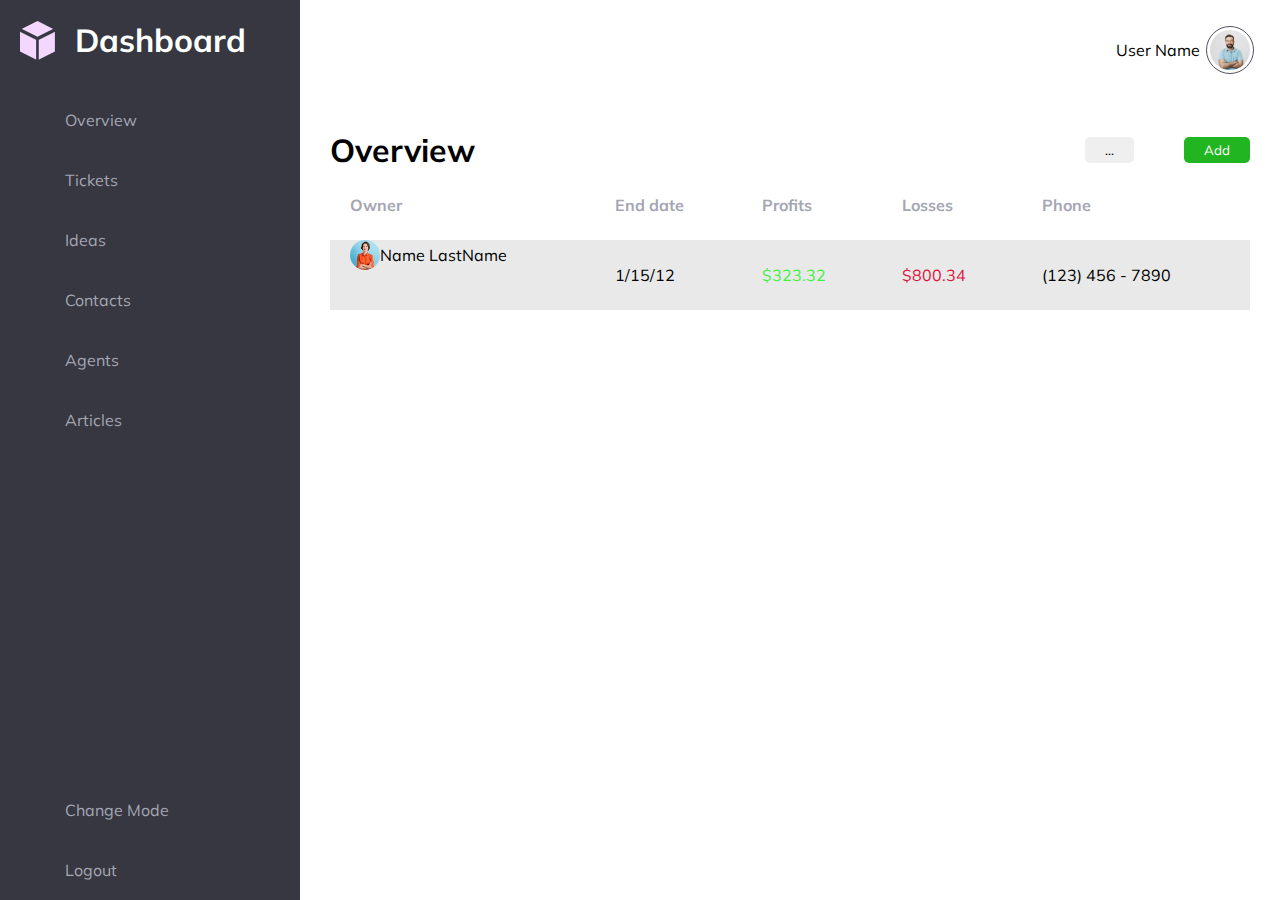
<file: index.html>
<!DOCTYPE html>
<html lang="en">

<head>
    <meta charset="UTF-8">
    <meta name="viewport" content="width=device-width, initial-scale=1.0">
    <title>Document</title>
    <link rel="stylesheet" href="https://cdnjs.cloudflare.com/ajax/libs/font-awesome/6.6.0/css/all.min.css"
        integrity="sha512-Kc323vGBEqzTmouAECnVceyQqyqdsSiqLQISBL29aUW4U/M7pSPA/gEUZQqv1cwx4OnYxTxve5UMg5GT6L4JJg=="
        crossorigin="anonymous" referrerpolicy="no-referrer" />
    <link rel="preconnect" href="https://fonts.googleapis.com">
    <link rel="preconnect" href="https://fonts.gstatic.com" crossorigin>
    <link href="https://fonts.googleapis.com/css2?family=Mulish:ital,wght@0,200..1000;1,200..1000&display=swap"
        rel="stylesheet">
    <link rel="stylesheet" href="style.css">
</head>

<body>
    <nav>
        <div class="nav-top">
            <div class="nav-logo">
                <img src="./images/logo.png" alt="">
                <h1>Dashboard</h1>
            </div>
            <ul class="nav-links">
                <a href="#">
                    <li><i class="fa-solid fa-chart-simple"></i>Overview</li>
                </a>
                <a href="#">
                    <li><i class="fa-solid fa-ticket"></i>Tickets</li>
                </a>
                <a href="#">
                    <li><i class="fa-solid fa-lightbulb"></i>Ideas</li>
                </a>
                <a href="#">
                    <li><i class="fa-solid fa-users"></i>Contacts</li>
                </a>
                <a href="#">
                    <li><i class="fa-solid fa-user"></i>Agents</li>
                </a>
                <a href="#">
                    <li><i class="fa-solid fa-newspaper"></i>Articles</li>
                </a>
            </ul>
        </div>
        <ul class="nav-bottom">
            <a href="#">
                <li><i class="fa-solid fa-circle-half-stroke"></i>Change Mode</li>
            </a>
            <a href="#">
                <li><i class="fa-solid fa-right-from-bracket"></i>Logout</li>
            </a>
        </ul>
    </nav>
    <main>
        <header>
            <div>
                <i class="fa-solid fa-bars"></i>
            </div>
            <div class="user">
                <p>User Name</p>
                <img src="[data-uri]"
                    alt="">
            </div>
        </header>
        <div class="main-body">
            <div class="main-main-header">
                <div>
                    <h1>Overview</h1>
                </div>
                <div class="main-main-header-right">
                    <button>...</button>
                    <button>Add</button>
                </div>
            </div>
            <div class="customes-table">
                <table>
                    <tr>
                        <th>Owner</th>
                        <th>End date</th>
                        <th>Profits</th>
                        <th>Losses</th>
                        <th>Phone</th>
                    </tr>
                    <tr>
                        <td style="display: flex;align-items: center;">
                            <img src="[data-uri]" alt="">
                            Name LastName
                        </td>
                        <td>
                            1/15/12
                        </td>
                        <td>
                            $323.32
                        </td>
                        <td>
                            $800.34
                        </td>
                        <td>
                            (123) 456 - 7890
                        </td>
                    </tr>
                </table>
            </div>
        </div>
    </main>
</body>

</html>
</file>
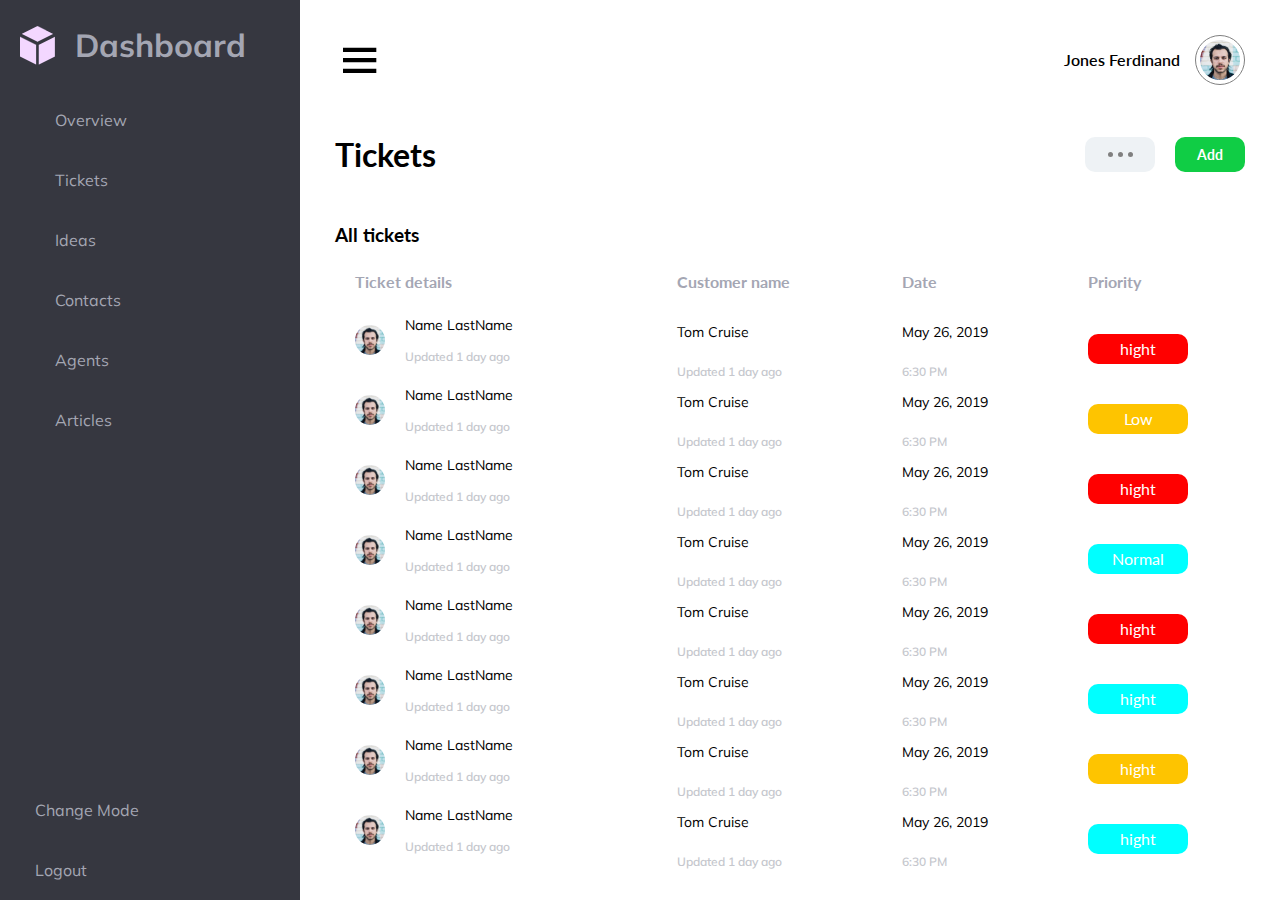
<file: page2.html>
<!DOCTYPE html>
<html lang="en">

<head>
    <meta charset="UTF-8">
    <meta name="viewport" content="width=device-width, initial-scale=1.0">
    <title>Page-2</title>
    <link rel="stylesheet" href="./page-2.css">
    <link rel="stylesheet" href="https://cdnjs.cloudflare.com/ajax/libs/font-awesome/6.6.0/css/all.min.css"
        integrity="sha512-Kc323vGBEqzTmouAECnVceyQqyqdsSiqLQISBL29aUW4U/M7pSPA/gEUZQqv1cwx4OnYxTxve5UMg5GT6L4JJg=="
        crossorigin="anonymous" referrerpolicy="no-referrer" />
    <link rel="stylesheet" href="https://cdn.jsdelivr.net/npm/boxicons@latest/css/boxicons.min.css">

</head>

<body>
    <div class="container">
        <nav>
            <div class="logo">
                <img src="./images/logo.png" alt="">
                <h1>Dashboard</h1>
            </div>

            <div class="h_and_b">
                <ul class="nav_header">
                    <a href="#">
                        <li><i class="fa-solid fa-chart-simple"></i>Overview</li>
                    </a>
                    <a href="#">
                        <li><i class="fa-solid fa-ticket"></i>Tickets</li>
                    </a>
                    <a href="#">
                        <li><i class="fa-solid fa-lightbulb"></i>Ideas</li>
                    </a>
                    <a href="#">
                        <li><i class="fa-solid fa-users"></i>Contacts</li>
                    </a>
                    <a href="#">
                        <li><i class="fa-solid fa-user"></i>Agents</li>
                    </a>
                    <a href="#">
                        <li><i class="fa-solid fa-newspaper"></i>Articles</li>
                    </a>
                </ul>
                <ul class="nav_bottom">
                    <a href="#">
                        <li><i class="fa-solid fa-circle-half-stroke"></i>Change Mode</li>
                    </a>
                    <a href="#">
                        <li><i class="fa-solid fa-right-from-bracket"></i>Logout</li>
                    </a>
                </ul>
            </div>

        </nav>
        <main>
            <div class="main_head">
                <i class='bx bx-menu'></i>
                <div class="accaunt">
                    <p>Jones Ferdinand</p>
                    <div class="accaunt_img">
                        <img src="./images/m header.png" alt="">

                    </div>
                </div>
            </div>
            <div class="main_ticket">
                <h1>Tickets</h1>
                <div class="add">
                    <button>
                        <div></div>
                        <div></div>
                        <div></div>
                    </button>

                    <button>Add</button>
                </div>

            </div>
            <div class="allticket">
                <h3>All tickets</h3>
       
                <table>
                    <tr>
                        <th>Ticket details</th>
                        <th>Customer name</th>
                        <th>Date</th>
                        <th>Priority</th>

                    </tr>
                    <tr>
                        <td style="display: flex; align-items: center; gap: 20px;">
                            <img src="./images/m header.png" alt="">


                            <b>
                                <p> Name LastName </p><br> Updated 1 day ago
                            </b>
                            <br>
                        </td>
                        <td>
                            <b>
                                <p>Tom Cruise</p><br> Updated 1 day ago
                            </b>

                        </td>
                        <td>
                            <b>
                                <p> May 26, 2019</p><br> 6:30 PM
                            </b>

                        </td>
                        <td>
                            hight
                        </td>

                    </tr>
                    <tr>
                        <td style="display: flex; align-items: center; gap: 20px;">
                            <img src="./images/m header.png" alt="">


                            <b>
                                <p> Name LastName </p><br> Updated 1 day ago
                            </b>
                            <br>
                        </td>
                        <td>
                            <b>
                                <p>Tom Cruise</p><br> Updated 1 day ago
                            </b>

                        </td>
                        <td>
                            <b>
                                <p> May 26, 2019</p><br> 6:30 PM
                            </b>

                        </td>
                        <td>
                            Low
                        </td>

                    </tr>
                    <tr>
                        <td style="display: flex; align-items: center; gap: 20px;">
                            <img src="./images/m header.png" alt="">


                            <b>
                                <p> Name LastName </p><br> Updated 1 day ago
                            </b>
                            <br>
                        </td>
                        <td>
                            <b>
                                <p>Tom Cruise</p><br> Updated 1 day ago
                            </b>

                        </td>
                        <td>
                            <b>
                                <p> May 26, 2019</p><br> 6:30 PM
                            </b>

                        </td>
                        <td>
                            hight
                        </td>

                    </tr>
                    <tr>
                        <td style="display: flex; align-items: center; gap: 20px;">
                            <img src="./images/m header.png" alt="">


                            <b>
                                <p> Name LastName </p><br> Updated 1 day ago
                            </b>
                            <br>
                        </td>
                        <td>
                            <b>
                                <p>Tom Cruise</p><br> Updated 1 day ago
                            </b>

                        </td>
                        <td>
                            <b>
                                <p> May 26, 2019</p><br> 6:30 PM
                            </b>

                        </td>
                        <td>
                            Normal
                        </td>

                    </tr>
                    <tr>
                        <td style="display: flex; align-items: center; gap: 20px;">
                            <img src="./images/m header.png" alt="">


                            <b>
                                <p> Name LastName </p><br> Updated 1 day ago
                            </b>
                            <br>
                        </td>
                        <td>
                            <b>
                                <p>Tom Cruise</p><br> Updated 1 day ago
                            </b>

                        </td>
                        <td>
                            <b>
                                <p> May 26, 2019</p><br> 6:30 PM
                            </b>

                        </td>
                        <td>
                            hight
                        </td>

                    </tr>
                    <tr>
                        <td style="display: flex; align-items: center; gap: 20px;">
                            <img src="./images/m header.png" alt="">


                            <b>
                                <p> Name LastName </p><br> Updated 1 day ago
                            </b>
                            <br>
                        </td>
                        <td>
                            <b>
                                <p>Tom Cruise</p><br> Updated 1 day ago
                            </b>

                        </td>
                        <td>
                            <b>
                                <p> May 26, 2019</p><br> 6:30 PM
                            </b>

                        </td>
                        <td>
                            hight
                        </td>

                    </tr>
                    <tr>
                        <td style="display: flex; align-items: center; gap: 20px;">
                            <img src="./images/m header.png" alt="">


                            <b>
                                <p> Name LastName </p><br> Updated 1 day ago
                            </b>
                            <br>
                        </td>
                        <td>
                            <b>
                                <p>Tom Cruise</p><br> Updated 1 day ago
                            </b>

                        </td>
                        <td>
                            <b>
                                <p> May 26, 2019</p><br> 6:30 PM
                            </b>

                        </td>
                        <td>
                            hight
                        </td>

                    </tr>
                    <tr>
                        <td style="display: flex; align-items: center; gap: 20px;">
                            <img src="./images/m header.png" alt="">


                            <b>
                                <p> Name LastName </p><br> Updated 1 day ago
                            </b>
                            <br>
                        </td>
                        <td>
                            <b>
                                <p>Tom Cruise</p><br> Updated 1 day ago
                            </b>

                        </td>
                        <td>
                            <b>
                                <p> May 26, 2019</p><br> 6:30 PM
                            </b>

                        </td>
                        <td>
                            hight
                        </td>

                    </tr>

                </table>

            </div>
        </main>
    </div>
</body>

</html>
</file>
<file: style.css>
*{
    margin: 0;
    padding: 0;
    box-sizing: border-box;
    font-family: 'Mulish', sans-serif;
    list-style: none;
    text-decoration: none;
}
body{
    display: flex;
    align-items: center;
    justify-content: space-between;
    height: 100vh;
}
body nav{
    width: 300px;
    background: #363740;
    height: 100%;
    display: flex;
    align-items: start;
    justify-content: space-between;
    flex-direction: column;
    padding: 20px 0px 0px 0px;
}
nav .nav-top{
    width: 100%;
}
nav .nav-logo{
    color: #fff;
    display: flex;
    align-items: center;
    gap: 20px;
    padding: 0px 20px;
}
nav ul{
    display: flex;
    align-items: start;
    flex-direction: column;
    padding: 30px 0px;
    width: 100%;
}
nav ul a{
    color: #A4A6B3;
    padding: 5px;
    border-left: 5px solid transparent;
    transition: 0.3s all;
    padding: 20px 20px;
    width: 100%;
}
nav ul a:focus{
    border-left: 5px solid #fff;
    background: #525462;
}
nav ul li{
    display: flex;
    gap: 20px;
    align-items: center;
}
nav ul li i{
    width: 20px;
    height: 20px;
    display: flex;
    align-items: center;
    justify-content: center;
}
nav .nav-bottom{
    padding: 0px;
}
body main{
    width: calc(100% - 300px);
    display: flex;
    align-items: center;
    justify-content: start;
    height: 100%;
    flex-direction: column;
}
body main header{
    width: 100%;
    display: flex;
    align-items: center;
    justify-content: space-between;
    padding: 30px;
}
body main header > div{
    display: flex;
    align-items: center;
    justify-content: center;
    gap: 10px;
}
body main header > div i{
    font-size: 25px;
}
body main header .user img{
    width: 40px;
    height: 40px;
    object-fit: cover;
    border-radius: 50%;
    outline: 0.5px solid #525462;
    outline-offset: 3px;
}
main .main-body{
    width: 100%;
    height: 100%;
    padding: 30px;
}
main .main-main-header{
    display: flex;
    align-items: center;
    justify-content: space-between;
    width: 100%;
}
main .main-main-header .main-main-header-right{
    display: flex;
    align-items: center;
    gap: 50px;
}
main .main-main-header .main-main-header-right button{
    padding: 5px 20px;
    border: none;
    border-radius: 5px;
    display: flex;
    align-items: center;
    justify-content: center;
    cursor: pointer;
}
main .main-main-header .main-main-header-right button:nth-child(2){
    background: rgb(34, 181, 34);
    color: #fff;
}

main .main-body table{
    width: 100%;
    border-collapse: collapse;
}
main .main-body table tr{
    height: 70px;
    vertical-align: middle;
}
main .main-body table tr td:nth-child(3){
    color: rgb(66, 240, 66);
}
main .main-body table tr td:nth-child(4){
    color: crimson;
}
main .main-body table th{
    text-align: start;
    color: #A4A6B3;
}
main .main-body table td img{
    width: 30px;
    height: 30px;
    border-radius: 50%;
}
main .main-body table td,th{
    border: none;
    padding: 0px 20px;
}
main .main-body table tr:nth-child(even){
    background: #c9c9c968;
}
</file>
<file: page-2.css>
@import url('https://fonts.googleapis.com/css2?family=Lato:ital,wght@0,100;0,300;0,400;0,700;0,900;1,100;1,300;1,400;1,700;1,900&family=Mulish:ital,wght@0,200..1000;1,200..1000&display=swap');

* {
    padding: 0;
    margin: 0;
    box-sizing: border-box;
    list-style: none;
    text-decoration: none;
    font-family: Mulish;
}

::-webkit-scrollbar {
    height: 1x;

}

.container {
    width: 100%;
    height: auto;
    display: flex;
}

nav {
    width: 300px;
    height: 100vh;
    background-color: #363740;
    font-family: Mulish;
    position: sticky;
    top: 0;
}

nav * {
    color: #A4A6B3;
    display: flex;


}

.logo {
    width: 100%;
    height: 10vh;
    display: flex;
    align-items: center;
    padding: 35px 20px;
    gap: 20px;

}

.logo h1 {
    color: #A4A6B3;
    cursor: pointer;
}

.nav_header {
    width: 100%;
    height: auto;
    text-align: center;

    display: flex;
    flex-direction: column;
}

nav ul a {
    color: #A4A6B3;
    padding: 5px;
    border-left: 5px solid transparent;
    transition: 0.3s all;
    padding: 20px 20px;
    width: 100%;
}

nav ul a:focus {
    border-left: 5px solid #fff;
    background: #525462;
}

.nav_header li i {
    width: 30px;
}


.nav_header a {
    text-decoration: none;
    text-align: start;
}

.h_and_b {
    width: 100%;
    height: 90vh;
    display: flex;
    flex-direction: column;
    justify-content: space-between;
}

.nav_bottom {
    width: 100%;
    display: flex;
    flex-direction: column;
}

.nav_bottom li {
    width: 100%;
    display: flex;
    gap: 10px;
}

main {
    width: calc(100% - 300px);
    display: flex;
    flex-direction: column;
    padding: 35px;
    gap: 50px;
}

main * {
    font-family: Lato;
}

.main_head {
    width: 100%;
    height: 50px;
    display: flex;
    justify-content: space-between;
    align-items: center;

}

.main_head i {
    font-size: 50px;
    cursor: pointer;
}

.accaunt {
    width: auto;
    display: flex;
    gap: 15px;
    align-items: center;

}

img {
    cursor: pointer;
}

.accaunt p {
    font-weight: 600;
    line-height: 20px;

}

.accaunt img {
    border-radius: 50%;
}

.accaunt_img {
    width: 50px;
    height: 50px;
    border: 1px solid gray;
    display: flex;
    align-items: center;
    justify-content: center;
    border-radius: 50%;
}

.main_ticket {
    width: 100%;
    height: auto;
    display: flex;
    justify-content: space-between;
}

.add {
    display: flex;
    align-items: center;
    gap: 20px;
}

.add button {
    width: 70px;
    height: 35px;
    background-color: #10CD45;
    border: none;
    font-family: Lato;
    font-size: 14px;
    font-weight: 700;
    display: flex;
    color: #fff;
    border-radius: 10px;
    align-items: center;
    justify-content: center;
    gap: 5px;
}


.add button div {
    width: 5px;
    height: 5px;
    display: flex;
    display: flex;
    align-items: center;
    justify-content: center;
    font-size: 50px;
    border-radius: 50%;
    background-color: grey;
}

.add button:nth-child(1) {
    background-color: #EEF2F5;

}



table {
    width: 100%;
    border-collapse: collapse;
}

table tr {
    height: 70px;
    vertical-align: middle;
}

table th {
    text-align: start;
    color: #A4A6B3;
}

table td img {
    width: 30px;
    height: 30px;
    border-radius: 50%;
}

table td,
th {

    padding: 0px 20px;
}

td b {
    font-size: 12px;
    font-weight: 600;
    font-family: Mulish;
    color: #C5C7CD;


}

b p {
    font-family: Mulish;
    font-size: 14px;
    font-weight: 400;
    color: black;
}

td:nth-child(4) {
    width: 100px;
    height: 30px;
    display: flex;
    align-items: center;
    justify-content: center;
    background-color: red;
    margin-left: 20px;
    color: #fff;
    border-radius: 10px;
}

tr:nth-child(3) td:nth-child(4),
tr:nth-child(8) td:nth-child(4) {
    background-color: #FEC400;
}

tr:nth-child(5) td:nth-child(4),
tr:nth-child(7) td:nth-child(4),

tr:nth-child(9) td:nth-child(4) {
    background-color: aqua;
}
</file>
